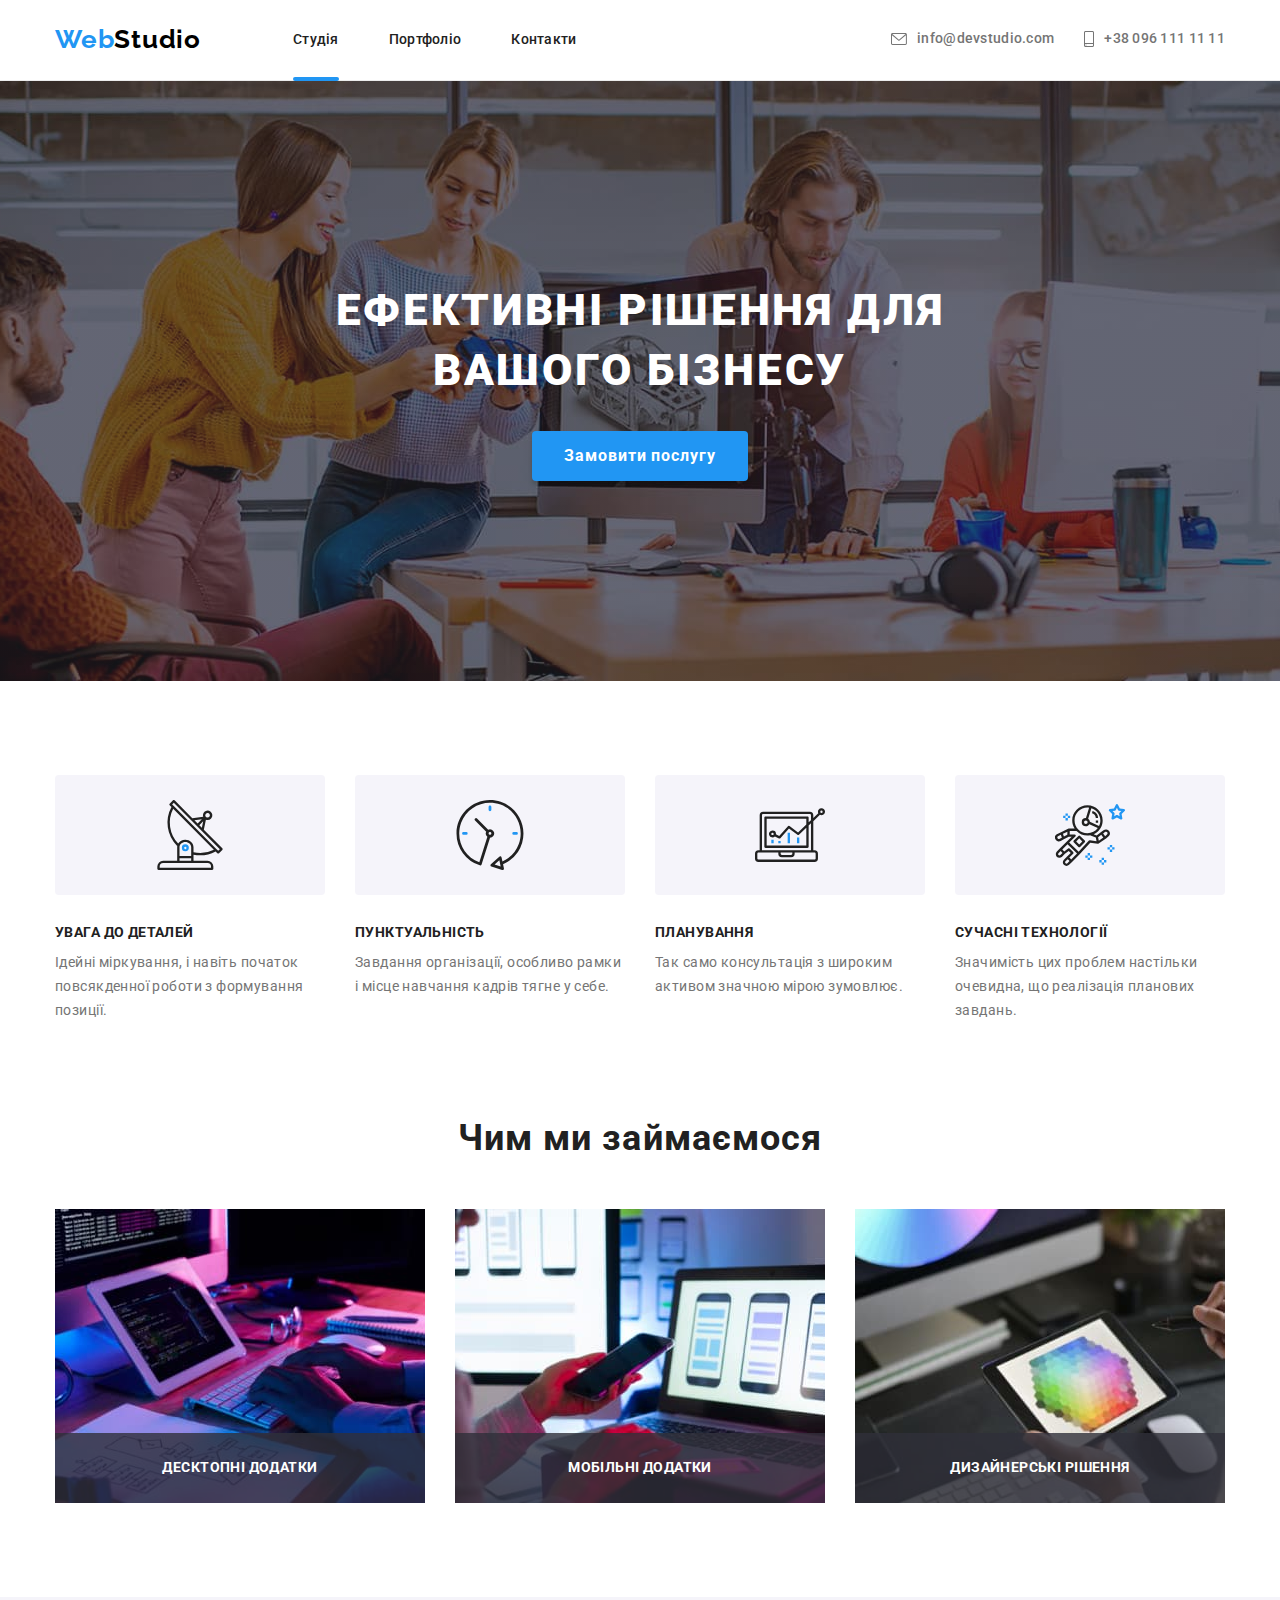
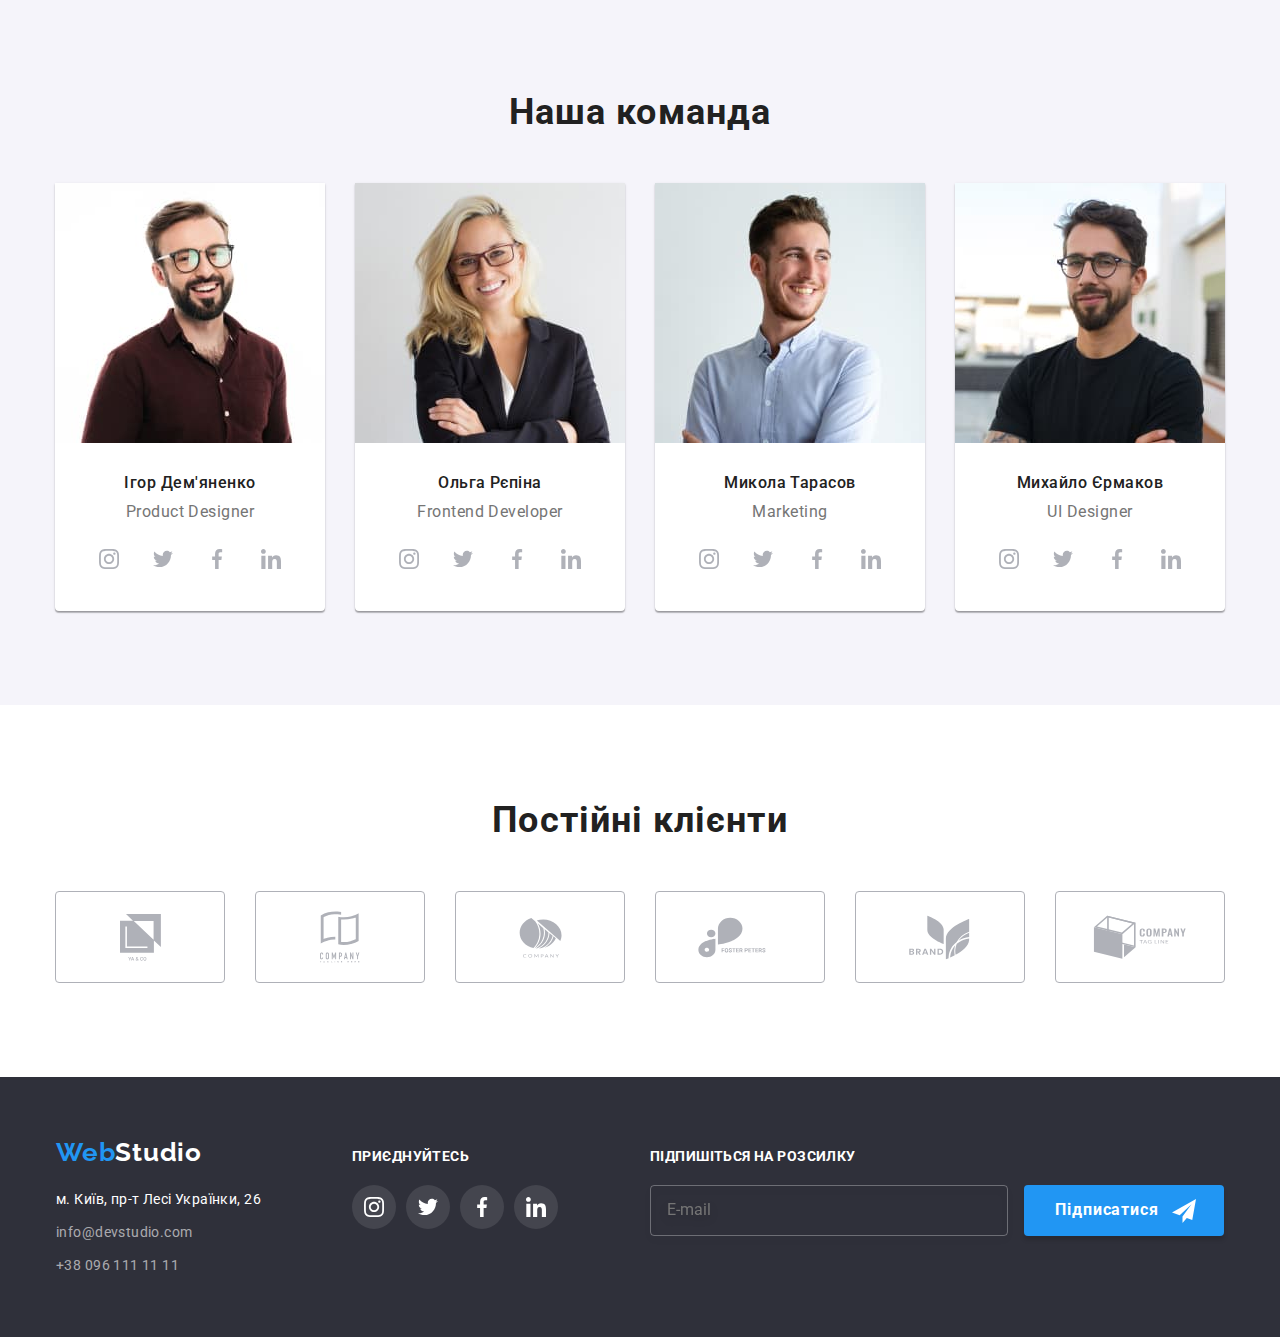
<file: index.html>
<!DOCTYPE html>
<html lang="uk">

<head>
  <meta charset="UTF-8" />
  <meta http-equiv="X-UA-Compatible" content="IE=edge" />
  <meta name="viewport" content="width=device-width, initial-scale=1.0" />
  <title>Web Studio головна</title>
  <link rel="preconnect" href="https://fonts.googleapis.com" />
  <link rel="preconnect" href="https://fonts.gstatic.com" crossorigin />
  <link href="https://fonts.googleapis.com/css2?family=Raleway:wght@700&family=Roboto:wght@400;500;700;900&display=swap"
    rel="stylesheet" />

  <link rel="stylesheet"
    href="https://cdnjs.cloudflare.com/ajax/libs/modern-normalize/1.1.0/modern-normalize.min.css" />

  <link rel="stylesheet" href="./css/main.min.css">
</head>

<body class="body ">
  <!-- Шапка сайту -->
  <header class="header">
    <div class="container header__container">
      <div class="nav-container">
        <nav class="navigation">
          <a class="logo navigation__logo link" href="">Web<span>Studio</span></a>

          <ul class="menu list">
            <li class="meny__item current-page">
              <a class="menu__link link" href="">Студія</a>
            </li>
            <li class="meny__item">
              <a class="menu__link link" href="./portfolio.html">Портфоліо</a>
            </li>
            <li class="meny__item">
              <a class="menu__link link" href="">Контакти</a>
            </li>
          </ul>
        </nav>
      </div>

      <div class="connect header__connect">
        <a class="connect__link link" href="mailto:info@devstudio.com">
          <svg class="icon connect__icon connect-mail__icon" width="14px" height="10px">
            <use href="./images/symbol-defs.svg#icon-envelope"></use>
          </svg>
          info@devstudio.com</a>
        <a class="connect__link link" href="tel:+380961111111">
          <svg class="icon connect__icon connect-phone__icon " width="10px" height="14px">
            <use href="./images/symbol-defs.svg#icon-smartphone"></use>
          </svg>
          +38 096 111 11 11 </a>
      </div>
      <button type="button" class="menu-open-btn" data-menu-open>
        <svg class="menu-open-icon" width="40" height="40">
          <use href="./images/symbol-defs.svg#icon-open"></use>
        </svg>
      </button>
    </div>

    <div class="mob-menu is-hidden" data-menu>
      <div class="container">
        <div class="mob-menu-top">
          <button type="button" class="menu-close-btn" data-menu-close>
            <svg class="menu-close-icon" width="40" height="40">
              <use href="./images/symbol-defs.svg#icon-close"></use>
            </svg>
          </button>
          <ul class="mob-menu__list list">
            <li class="mob-menu__item">
              <a class="mob-menu__link link" href="./index.html">Студія</a>
            </li>
            <li class="mob-menu__item">
              <a class="mob-menu__link link" href="./portfolio.html">Портфоліо</a>
            </li>
            <li class="mob-menu__item">
              <a class="mob-menu__link link" href="">Контакти</a>
            </li>
          </ul>
        </div>

        <div class="mob-menu-bottom">
          <div class="mob-connect">
            <ul class="mob-connect-list list">
              <li class="mob-connect-item"><a class="mob-connect__link link" href="tel:+380961111111">
                  +38 096 111 11 11</a>
              </li>
              <li class="mob-connect-item"><a class="mob-connect__link link" href="mailto:info@devstudio.com">
                  info@devstudio.com</a>
              </li>
            </ul>
          </div>

          <div class="mob-soc-list">
            <ul class="mob-soc-list list">
              <li class="mob-soc-item"><a class="mob-soc-link link" href=""
                  rel="noopener noreferrer nofollow">Instagram</a></li>
              <li class="mob-soc-item"><a class="mob-soc-link link" href=""
                  rel="noopener noreferrer nofollow">Twitter</a>
              </li>
              <li class="mob-soc-item"><a class="mob-soc-link link" href=""
                  rel="noopener noreferrer nofollow">Facebook</a></li>
              <li class="mob-soc-item"><a class="mob-soc-link link" href=""
                  rel="noopener noreferrer nofollow">Linkedin</a></li>
            </ul>
          </div>
        </div>
      </div>
    </div>

  </header>

  <main>
    <!-- Герой -->
    <section class="hero">
      <div class="container">
        <h1 class="hero__title">Ефективні рішення для вашого бізнесу</h1>
        <button class="hero__btn btn--light" type="button" data-modal-open>
          Замовити послугу
        </button>
      </div>
    </section>

    <section class="benefits section">
      <div class="container">
        <h2 class="visually-hidden">Переваги</h2>

        <ul class="description-list list">
          <li class="description-list__item">
            <h3 class="description-list__title">УВАГА ДО ДЕТАЛЕЙ</h3>
            <p class="description-list__text">
              Ідейні міркування, і навіть початок повсякденної роботи з
              формування позиції.
            </p>
          </li>
          <li class="description-list__item">
            <h3 class="description-list__title">ПУНКТУАЛЬНІСТЬ</h3>
            <p class="description-list__text">
              Завдання організації, особливо рамки і місце навчання кадрів
              тягне у себе.
            </p>
          </li>
          <li class="description-list__item">
            <h3 class="description-list__title">ПЛАНУВАННЯ</h3>
            <p class="description-list__text">
              Так само консультація з широким активом значною мірою зумовлює.
            </p>
          </li>
          <li class="description-list__item">
            <h3 class="description-list__title">СУЧАСНІ ТЕХНОЛОГІЇ</h3>
            <p class="description-list__text">
              Значимість цих проблем настільки очевидна, що реалізація
              планових завдань.
            </p>
          </li>
        </ul>
      </div>
    </section>

    <section class="activity">
      <div class="container">
        <h2 class="activity__title">Чим ми займаємося</h2>
        <ul class="activity-list list">
          <li class="activity-list__item">
            <p class="activity-list__text">Десктопні додатки</p>
            <img srcset="./images/prints.jpg 1x, ./images/prints-2x.jpg 2x" src="./images/prints.jpg" alt="пише код"
              width="370" height="294" />
          </li>
          <li class="activity-list__item">
            <p class="activity-list__text">Мобільні додатки</p>
            <img srcset="./images/phone.jpg 1x, ./images/phone-2x.jpg 2x" src="./images/phone.jpg"
              alt="тримає телефон в руці" width="370" height="294" />
          </li>
          <li class="activity-list__item">
            <p class="activity-list__text">Дизайнерські рішення</p>
            <img srcset="./images/tablet.jpg 1x, ./images/tablet-2x.jpg 2x" src="./images/tablet.jpg"
              alt="тримає планшет в руці" width="370" height="294" />
          </li>
        </ul>
      </div>
    </section>

    <section class="team section">
      <div class="container">
        <h2 class="team-title">Наша команда</h2>

        <ul class="team-list list">
          <li class="team-item">
            <picture>
              <source srcset="./images/igordemyanenko.jpg 1x, ./images/igordemyanenko-2x.jpg 2x"
                media="(min-width: 1200px)">
              <source srcset="./images/igordemyanenko-tablet.jpg 1x, ./images/igordemyanenko-tablet-2x.jpg 2x"
                media="(min-width: 768px)">
              <source srcset="./images/igordemyanenko-mob.jpg 1x, ./images/igordemyanenko-mob-2x.jpg 2x"
                media="(max-width: 767px)">
              <img src="./images/igordemyanenko.jpg" alt="Ігор Дем'яненко" width="270" height="260" />
            </picture>

            <div class="team-item-content">
              <h3 class="team-item-title">Ігор Дем'яненко</h3>
              <p class="team-item-text">Product Designer</p>
              <ul class="team-soc-list list">
                <li class="team-soc-item">
                  <a href="" class="team-soc-link">
                    <svg class="team-soc-icon" width="20" height="20">
                      <use href="./images/symbol-defs.svg#icon-instagram"></use>
                    </svg>
                  </a>
                </li>
                <li class="team-soc-item">
                  <a href="" class="team-soc-link">
                    <svg class="team-soc-icon" width="20" height="20">
                      <use href="./images/symbol-defs.svg#icon-twitter"></use>
                    </svg>
                  </a>
                </li>
                <li class="team-soc-item">
                  <a href="" class="team-soc-link">
                    <svg class="team-soc-icon" width="20" height="20">
                      <use href="./images/symbol-defs.svg#icon-facebook"></use>
                    </svg>
                  </a>
                </li>
                <li class="team-soc-item">
                  <a href="" class="team-soc-link">
                    <svg class="team-soc-icon" width="20" height="20">
                      <use href="./images/symbol-defs.svg#icon-linkedin"></use>
                    </svg>
                  </a>
                </li>
              </ul>
            </div>
          </li>
          <li class="team-item">
            <picture>
              <source srcset="./images/olgarepina.jpg 1x, ./images/olgarepina-2x.jpg 2x" media="(min-width: 1200px)">
              <source srcset="./images/olgarepina-tablet.jpg 1x, ./images/olgarepina-tablet-2x.jpg 2x"
                media="(min-width: 768px)">
              <source srcset="./images/olgarepina-mob.jpg 1x, ./images/olgarepina-mob-2x.jpg 2x"
                media="(max-width: 767px)">
              <img src="./images/olgarepina.jpg" alt="Ольга Рєпіна" width="270" height="260" />
            </picture>

            <div class="team-item-content">
              <h3 class="team-item-title">Ольга Рєпіна</h3>
              <p class="team-item-text">Frontend Developer</p>
              <ul class="team-soc-list list">
                <li class="team-soc-item">
                  <a href="" class="team-soc-link">
                    <svg class="team-soc-icon" width="20" height="20">
                      <use href="./images/symbol-defs.svg#icon-instagram"></use>
                    </svg>
                  </a>
                </li>
                <li class="team-soc-item">
                  <a href="" class="team-soc-link">
                    <svg class="team-soc-icon" width="20" height="20">
                      <use href="./images/symbol-defs.svg#icon-twitter"></use>
                    </svg>
                  </a>
                </li>
                <li class="team-soc-item">
                  <a href="" class="team-soc-link">
                    <svg class="team-soc-icon" width="20" height="20">
                      <use href="./images/symbol-defs.svg#icon-facebook"></use>
                    </svg>
                  </a>
                </li>
                <li class="team-soc-item">
                  <a href="" class="team-soc-link">
                    <svg class="team-soc-icon" width="20" height="20">
                      <use href="./images/symbol-defs.svg#icon-linkedin"></use>
                    </svg>
                  </a>
                </li>
              </ul>
            </div>
          </li>
          <li class="team-item">
            <picture>
              <source srcset="./images/mykolatarasov.jpg 1x, ./images/mykolatarasov-2x.jpg 2x"
                media="(min-width: 1200px)">
              <source srcset="./images/mykolatarasov-tablet.jpg 1x, ./images/mykolatarasov-tablet-2x.jpg 2x"
                media="(min-width: 768px)">
              <source srcset="./images/mykolatarasov-mob.jpg 1x, ./images/mykolatarasov-mob-2x.jpg 2x"
                media="(max-width: 767px)">
              <img src="./images/mykolatarasov.jpg" alt="Микола Тарасов" width="270" height="260" />
            </picture>

            <div class="team-item-content">
              <h3 class="team-item-title">Микола Тарасов</h3>
              <p class="team-item-text">Marketing</p>
              <ul class="team-soc-list list">
                <li class="team-soc-item">
                  <a href="" class="team-soc-link">
                    <svg class="team-soc-icon" width="20" height="20">
                      <use href="./images/symbol-defs.svg#icon-instagram"></use>
                    </svg>
                  </a>
                </li>
                <li class="team-soc-item">
                  <a href="" class="team-soc-link">
                    <svg class="team-soc-icon" width="20" height="20">
                      <use href="./images/symbol-defs.svg#icon-twitter"></use>
                    </svg>
                  </a>
                </li>
                <li class="team-soc-item">
                  <a href="" class="team-soc-link">
                    <svg class="team-soc-icon" width="20" height="20">
                      <use href="./images/symbol-defs.svg#icon-facebook"></use>
                    </svg>
                  </a>
                </li>
                <li class="team-soc-item">
                  <a href="" class="team-soc-link">
                    <svg class="team-soc-icon" width="20" height="20">
                      <use href="./images/symbol-defs.svg#icon-linkedin"></use>
                    </svg>
                  </a>
                </li>
              </ul>
            </div>
          </li>
          <li class="team-item">
            <picture>
              <source srcset="./images/myhayloyermakov.jpg 1x, ./images/myhayloyermakov-2x.jpg 2x"
                media="(min-width: 1200px)">
              <source srcset="./images/myhayloyermakov-tablet.jpg 1x, ./images/myhayloyermakov-tablet-2x.jpg 2x"
                media="(min-width: 768px)">
              <source srcset="./images/myhayloyermakov-mob.jpg 1x, ./images/myhayloyermakov-mob-2x.jpg 2x"
                media="(max-width: 767px)">
              <img src="./images/myhayloyermakov.jpg" alt="Михайло Єрмаков" width="270" height="260" />
            </picture>

            <div class="team-item-content">
              <h3 class="team-item-title">Михайло Єрмаков</h3>
              <p class="team-item-text">UI Designer</p>
              <ul class="team-soc-list list">
                <li class="team-soc-item">
                  <a href="" class="team-soc-link">
                    <svg class="team-soc-icon" width="20" height="20">
                      <use href="./images/symbol-defs.svg#icon-instagram"></use>
                    </svg>
                  </a>
                </li>
                <li class="team-soc-item">
                  <a href="" class="team-soc-link">
                    <svg class="team-soc-icon" width="20" height="20">
                      <use href="./images/symbol-defs.svg#icon-twitter"></use>
                    </svg>
                  </a>
                </li>
                <li class="team-soc-item">
                  <a href="" class="team-soc-link">
                    <svg class="team-soc-icon" width="20" height="20">
                      <use href="./images/symbol-defs.svg#icon-facebook"></use>
                    </svg>
                  </a>
                </li>
                <li class="team-soc-item">
                  <a href="" class="team-soc-link">
                    <svg class="team-soc-icon" width="20" height="20">
                      <use href="./images/symbol-defs.svg#icon-linkedin"></use>
                    </svg>
                  </a>
                </li>
              </ul>
            </div>
          </li>
        </ul>
      </div>
    </section>

    <section class="regular-customers section">
      <div class="container">
        <h2 class="regular-customers-title">Постійні клієнти</h2>
        <ul class="regular-customers-list list">
          <li class="regular-customers-item">
            <a href="" class="regular-customers-link">
              <svg class="regular-customers-icon" width="41" height="47">
                <use href="./images/symbol-defs.svg#icon-ya-and-co"></use>
              </svg>
            </a>
          </li>
          <li class="regular-customers-item">
            <a href="" class="regular-customers-link">
              <svg class="regular-customers-icon" width="40" height="52">
                <use href="./images/symbol-defs.svg#icon-company-tagline-here"></use>
              </svg>
            </a>
          </li>
          <li class="regular-customers-item">
            <a href="" class="regular-customers-link">
              <svg class="regular-customers-icon" width="43" height="41">
                <use href="./images/symbol-defs.svg#icon-company"></use>
              </svg>
            </a>
          </li>
          <li class="regular-customers-item">
            <a href="" class="regular-customers-link">
              <svg class="regular-customers-icon" width="84" height="41">
                <use href="./images/symbol-defs.svg#icon-foster-peters"></use>
              </svg>
            </a>
          </li>
          <li class="regular-customers-item">
            <a href="" class="regular-customers-link">
              <svg class="regular-customers-icon" width="63" height="45">
                <use href="./images/symbol-defs.svg#icon-brand"></use>
              </svg>
            </a>
          </li>
          <li class="regular-customers-item">
            <a href="" class="regular-customers-link">
              <svg class="regular-customers-icon" width="94" height="44">
                <use href="./images/symbol-defs.svg#icon-company-tag-line"></use>
              </svg>
            </a>
          </li>
        </ul>
      </div>
    </section>
  </main>

  <footer class="footer">
    <div class="container footer-container">
      <div class="footer-connection">
        <div class="footer-address-content">
          <a class="footer-logo link" href="">Web<span>Studio</span></a>

          <address class="footer-address">
            <ul class="footer-list list">
              <li class="footer-item">
                <a class="footer-address-link link"
                  href="https://www.google.com/maps/place/%D0%B1%D1%83%D0%BB.+%D0%9B%D0%B5%D1%81%D0%B8+%D0%A3%D0%BA%D1%80%D0%B0%D0%B8%D0%BD%D0%BA%D0%B8,+26,+%D0%9A%D0%B8%D0%B5%D0%B2,+02000"
                  target="_blank" rel="noopener noreferrer nofollow">м. Київ, пр-т Лесі Українки, 26</a>
              </li>
              <li class="footer-mail">
                <a class="footer-mail-link link" href="mailto:info@devstudio.com">info@devstudio.com</a>
              </li>
              <li class="footer-tel">
                <a class="footer-tel-link link" href="tel:+380961111111">+38 096 111 11 11</a>
              </li>
            </ul>
          </address>
        </div>

        <div class="invitation">
          <h2 class="invitation-title">Приєднуйтесь</h2>
          <ul class="invitation-list list">
            <li class="invitation-item">
              <a href="" class="invitation-link">
                <svg class="invitation-icon" whidth="20" height="20">
                  <use href="./images/symbol-defs.svg#icon-instagram"></use>
                </svg>
              </a>
            </li>
            <li class="invitation-item">
              <a href="" class="invitation-link">
                <svg class="invitation-icon" whidth="20" height="20">
                  <use href="./images/symbol-defs.svg#icon-twitter"></use>
                </svg>
              </a>
            </li>
            <li class="invitation-item">
              <a href="" class="invitation-link">
                <svg class="invitation-icon" whidth="20" height="20">
                  <use href="./images/symbol-defs.svg#icon-facebook"></use>
                </svg>
              </a>
            </li>
            <li class="invitation-item">
              <a href="" class="invitation-link">
                <svg class="invitation-icon" whidth="20" height="20">
                  <use href="./images/symbol-defs.svg#icon-linkedin"></use>
                </svg>
              </a>
            </li>
          </ul>
        </div>
      </div>

      <div class="mailing">
        <form>
          <div class="mailing-field">
            <label for="email" class="mailing-label">Підпишіться на розсилку</label>
            <div class="mailing-input-wrap">
              <input type="email" class="mailing-input" id="email" placeholder="E-mail" required>
              <button type="submit" class="mailing-btn btn--light">Підписатися
                <svg class="mailing-icon" width="24" height="24">
                  <use href="./images/symbol-defs.svg#icon-send"></use>
                </svg>
              </button>
            </div>
          </div>
        </form>
      </div>
    </div>

  </footer>

  <div class="backdrop is-hidden" data-modal>
    <div class="modal">
      <button type="button" class="dagger-btn" data-modal-close>
        <svg class="dagger-icon" width="18" height="18">
          <use href="./images/symbol-defs.svg#icon-close-black"></use>
        </svg>
      </button>
      <p class="modal-title">Залиште свої дані, ми вам передзвонимо</p>
      <form class="modal-form">
        <div class="modal-field">
          <label class="modal-label">
            <span class="modal-label-text">Ім'я</span>
            <span class="input-wrap">
              <input type="name" name="name" class="modal-input" placeholder=" " required>
              <svg class="modal-input-icon" width="18" height="18">
                <use href="./images/symbol-defs.svg#icon-person"></use>
              </svg>
            </span>
          </label>
        </div>


        <div class="modal-field">
          <label for="tel" class="modal-label">Телефон</label>
          <div class="input-wrap">
            <input type="tel" name="tel" class="modal-input" placeholder=" " id="tel" required>
            <svg class="modal-input-icon" width="18" height="18">
              <use href="./images/symbol-defs.svg#icon-phone"></use>
            </svg>
          </div>
        </div>

        <div class="modal-field">
          <label for="email" class="modal-label">Пошта</label>
          <div class="input-wrap">
            <input type="email" name="email" class="modal-input" id="email" placeholder=" ">
            <svg class="modal-input-icon" width="18" height="18">
              <use href="./images/symbol-defs.svg#icon-email"></use>
            </svg>
          </div>
        </div>

        <div class="modal-field">
          <label for="text" class="modal-label">Коментар</label>
          <textarea class="modal-comment" name="text" id="text" placeholder="Введіть текст"></textarea>
        </div>

        <div class="modal-check">
          <input type="checkbox" class="input-check visually-hidden" name="privacy" value="true" id="privacy">
          <label for="privacy" class="check-text">
            <span>
              <svg class="check-icon" width="16" height="15">
                <use href="./images/symbol-defs.svg#icon-vector"></use>
              </svg>
            </span>
            <div>Погоджуюся з розсилкою та приймаю <a href="" class="privacy-link">Умови договору</a></div>
          </label>
        </div>


        <button type="submit" class="modal-btn">Відправити</button>
      </form>
    </div>
  </div>

  <script src="./js/modal.js"></script>
  <script src="./js/mobile-menu.js"></script>
</body>

</html>
</file>
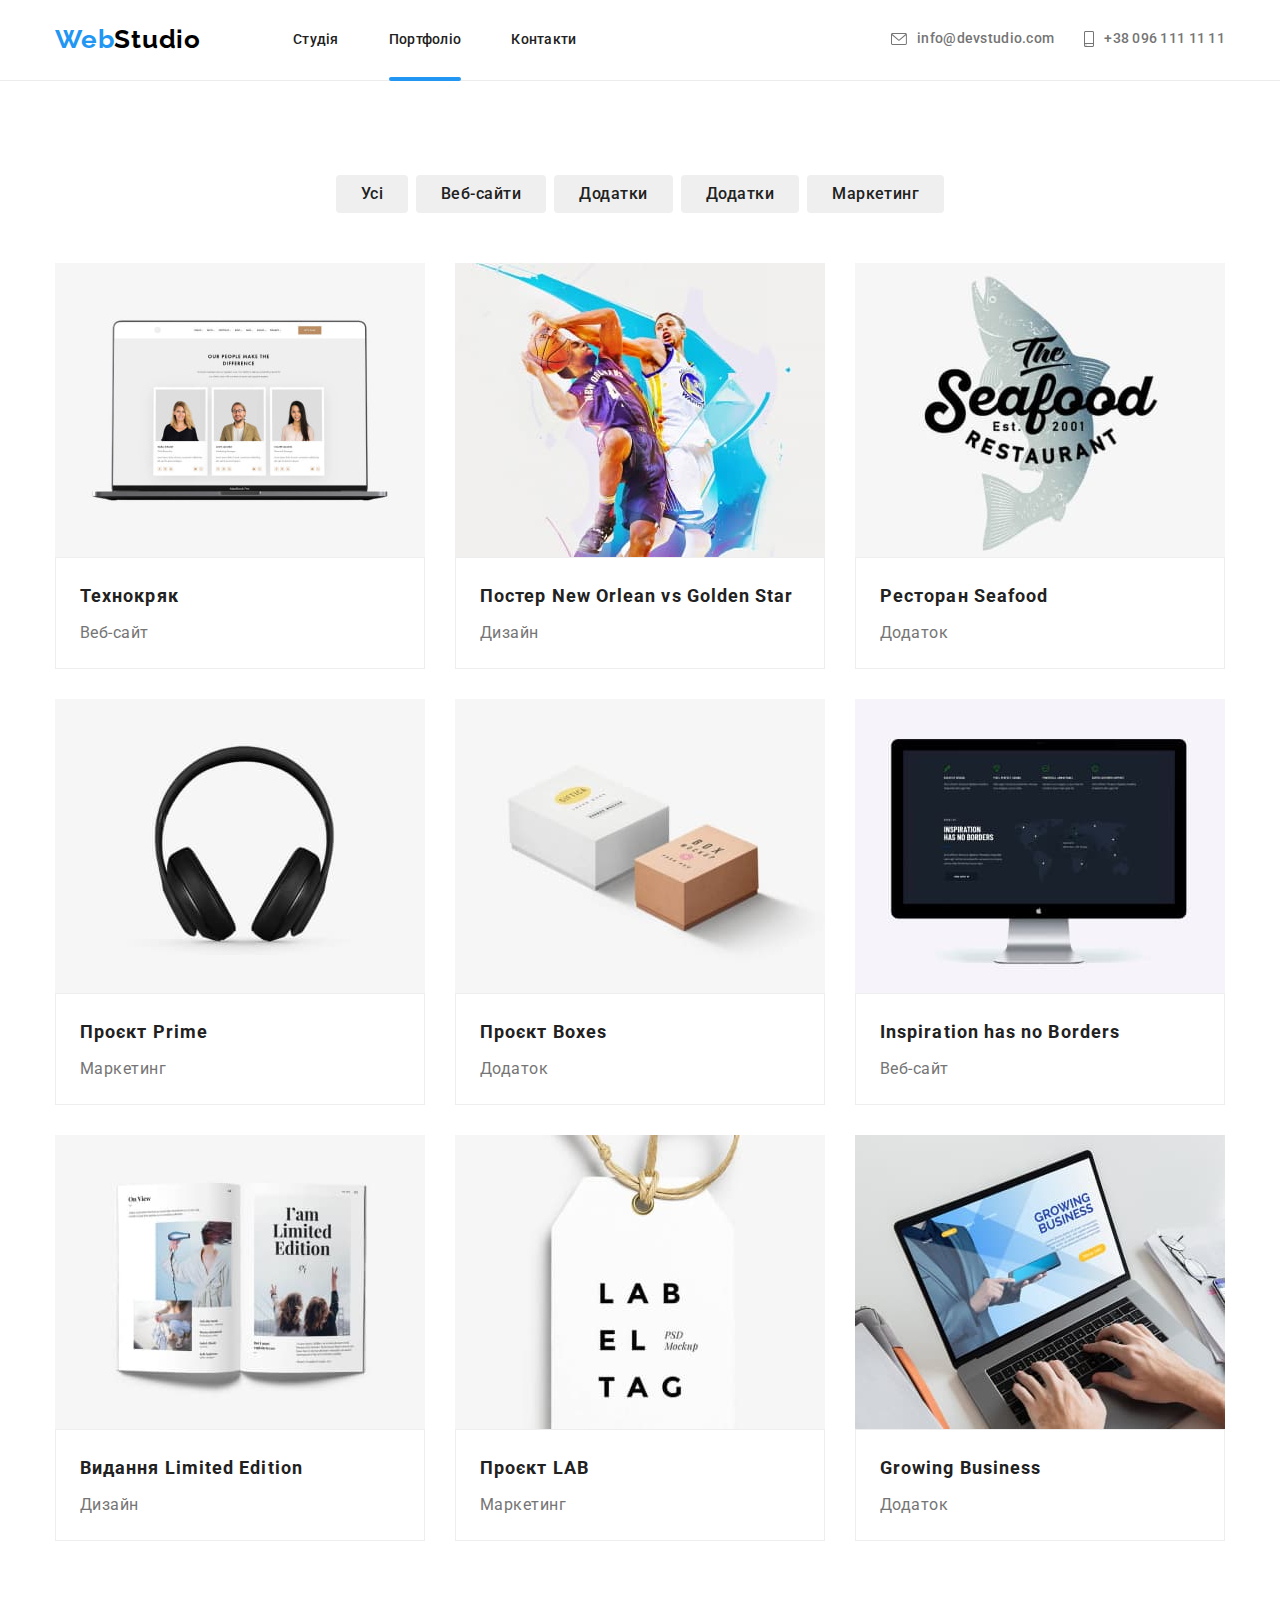
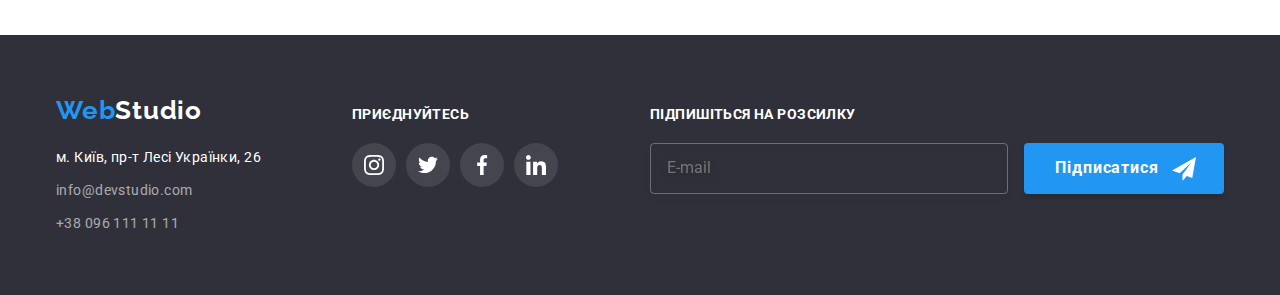
<file: portfolio.html>
<!DOCTYPE html>
<html lang="uk">

<head>
  <meta charset="UTF-8" />
  <meta http-equiv="X-UA-Compatible" content="IE=edge" />
  <meta name="viewport" content="width=device-width, initial-scale=1.0" />
  <title>Web Studio портфоліо</title>
  <link rel="preconnect" href="https://fonts.googleapis.com" />
  <link rel="preconnect" href="https://fonts.gstatic.com" crossorigin />
  <link href="https://fonts.googleapis.com/css2?family=Raleway:wght@700&family=Roboto:wght@400;500;700;900&display=swap"
    rel="stylesheet" />
  <link href="https://cdnjs.cloudflare.com/ajax/libs/modern-normalize/1.1.0/modern-normalize.min.css" />

  <link rel="stylesheet"
    href="https://cdnjs.cloudflare.com/ajax/libs/modern-normalize/1.1.0/modern-normalize.min.css" />

  <link rel="stylesheet" href="./css/main.min.css">
</head>

<body class="body ">
  <!-- Шапка сайту -->
  <header class="header">
    <div class="container header__container">
      <div class="nav-container">
        <nav class="navigation">
          <a class="logo navigation__logo link" href="">Web<span>Studio</span></a>

          <ul class="menu list">
            <li class="meny__item">
              <a class="menu__link link" href="./index.html">Студія</a>
            </li>
            <li class="meny__item current-page">
              <a class="menu__link link" href="./portfolio.html">Портфоліо</a>
            </li>
            <li class="meny__item">
              <a class="menu__link link" href="">Контакти</a>
            </li>
          </ul>
        </nav>
      </div>

      <div class="connect header__connect">
        <a class="connect__link link" href="mailto:info@devstudio.com">
          <svg class="icon connect__icon" width="16px" height="12px">
            <use href="./images/symbol-defs.svg#icon-envelope"></use>
          </svg>
          info@devstudio.com</a>
        <a class="connect__link link" href="tel:+380961111111">
          <svg class="icon connect__icon" width="10px" height="16px">
            <use href="./images/symbol-defs.svg#icon-smartphone"></use>
          </svg>
          +38 096 111 11 11 </a>
      </div>
      <button type="button" class="menu-open-btn" data-menu-open>
        <svg class="menu-open-icon" width="40" height="40">
          <use href="./images/symbol-defs.svg#icon-open"></use>
        </svg>
      </button>
    </div>

    <div class="mob-menu is-hidden" data-menu>
      <div class="container">
        <div class="mob-menu-top">
          <button type="button" class="menu-close-btn" data-menu-close>
            <svg class="menu-close-icon" width="40" height="40">
              <use href="./images/symbol-defs.svg#icon-close"></use>
            </svg>
          </button>
          <ul class="mob-menu__list list">
            <li class="mob-menu__item">
              <a class="mob-menu__link link" href="./index.html">Студія</a>
            </li>
            <li class="mob-menu__item">
              <a class="mob-menu__link link" href="./portfolio.html">Портфоліо</a>
            </li>
            <li class="mob-menu__item">
              <a class="mob-menu__link link" href="">Контакти</a>
            </li>
          </ul>
        </div>

        <div class="mob-menu-bottom">
          <div class="mob-connect">
            <ul class="mob-connect-list list">
              <li class="mob-connect-item"><a class="mob-connect__link link" href="tel:+380961111111">
                  +38 096 111 11 11</a>
              </li>
              <li class="mob-connect-item"><a class="mob-connect__link link" href="mailto:info@devstudio.com">
                  info@devstudio.com</a>
              </li>
            </ul>
          </div>

          <div class="mob-soc-list">
            <ul class="mob-soc-list list">
              <li class="mob-soc-item"><a class="mob-soc-link link" href=""
                  rel="noopener noreferrer nofollow">Instagram</a></li>
              <li class="mob-soc-item"><a class="mob-soc-link link" href=""
                  rel="noopener noreferrer nofollow">Twitter</a>
              </li>
              <li class="mob-soc-item"><a class="mob-soc-link link" href=""
                  rel="noopener noreferrer nofollow">Facebook</a></li>
              <li class="mob-soc-item"><a class="mob-soc-link link" href=""
                  rel="noopener noreferrer nofollow">Linkedin</a></li>
            </ul>
          </div>
        </div>
      </div>
    </div>
  </header>

  <main>
    <section class="portfolio section">
      <div class="container">
        <h2 class="visually-hidden">Фільтри</h2>
        <ul class="portfolio-top-list list">
          <li class="top-portfolio-item">
            <button class="portfolio-button">Усі</button>
          </li>
          <li class="top-portfolio-item">
            <button class="portfolio-button">Веб-сайти</button>
          </li>
          <li class="top-portfolio-item">
            <button class="portfolio-button">Додатки</button>
          </li>
          <li class="top-portfolio-item">
            <button class="portfolio-button">Додатки</button>
          </li>
          <li class="top-portfolio-item">
            <button class="portfolio-button">Маркетинг</button>
          </li>
        </ul>

        <ul class="portfolio-list list">
          <li class="portfolio-item">
            <a class="portfolio-link link" href="">
              <div class="img-box">
                <p class="project-description">Ресурс пропонує комплексні пропозиції з різним рівнем функціоналу та
                  сервісів. Все це дозволить відвідувачу
                  отримати
                  вичерпні відомості про компанію чи приватну особу.</p>
                <picture>
                  <source srcset="./images/images.portfolio/laptopp.jpg 1x, ./images/images.portfolio/laptopp-2x.jpg 2x"
                    media="(min-width: 1200px)">
                    <source
                      srcset="./images/images.portfolio/laptopp-tablet.jpg 1x, ./images/images.portfolio/laptopp-tablet-2x.jpg 2x"
                      media="(min-width: 768px)">
                    <source srcset="./images/images.portfolio/laptopp-mob.jpg 1x, ./images/images.portfolio/laptopp-mob-2x.jpg 2x"
                      media="(max-width: 767px)">
                  <img class="portfolio-photo" src="./images/images.portfolio/laptopp.jpg" alt="ноутбук" width="370"
                    height="294" />
                </picture>

              </div>

              <div class="portfolio-content">
                <h3 class="portfolio-title">Технокряк</h3>
                <p class="portfolio-text">Веб-сайт</p>
              </div>
            </a>
          </li>

          <li class="portfolio-item">
            <a class="portfolio-link link" href="">
              <div class="img-box">
                <p class="project-description">Lorem ipsum dolor sit amet, consectetur adipisicing elit. Nihil, cumque
                  laudantium? Consectetur officiis placeat repellendus nisi, sit natus fugiat inventore quo maxime velit
                  officia, assumenda minima praesentium earum incidunt? Exercitationem.</p>
                <picture>
                  <source
                    srcset="./images/images.portfolio/basketball.jpg 1x, ./images/images.portfolio/basketball-2x.jpg 2x"
                    media="(min-width: 1200px)">
                  <source
                   srcset="./images/images.portfolio/basketball-tablet.jpg 1x, ./images/images.portfolio/basketball-tablet-2x.jpg 2x"
                    media="(min-width: 768px)">
                  <source
                     srcset="./images/images.portfolio/basketball-mob.jpg 1x, ./images/images.portfolio/basketball-mob-2x.jpg 2x"
                    media="(max-width: 767px)">
                  <img class="portfolio-photo" src="./images/images.portfolio/basketball.jpg" alt="баскетболісти"
                    width="370" height="294" />
                </picture>

              </div>

              <div class="portfolio-content">
                <h3 class="portfolio-title">
                  Постер New Orlean vs Golden Star
                </h3>
                <p class="portfolio-text">Дизайн</p>
              </div>
            </a>
          </li>

          <li class="portfolio-item">
            <a class="portfolio-link link" href="">
              <div class="img-box">
                <p class="project-description">Lorem, ipsum dolor sit amet consectetur adipisicing elit. Adipisci,
                  placeat?</p>
                <picture>
                  <source srcset="./images/images.portfolio/fish.jpg 1x, ./images/images.portfolio/fish-2x.jpg 2x"
                    media="(min-width: 1200px)">
                    <source
                      srcset="./images/images.portfolio/fish-tablet.jpg 1x, ./images/images.portfolio/fish-tablet-2x.jpg 2x"
                      media="(min-width: 768px)">
                    <source srcset="./images/images.portfolio/fish-mob.jpg 1x, ./images/images.portfolio/fish-mob-2x.jpg 2x"
                      media="(max-width: 767px)">
                  <img class="portfolio-photo" src="./images/images.portfolio/fish.jpg" alt="риба" width="370"
                    height="294" />
                </picture>
              </div>
              <div class="portfolio-content">
                <h3 class="portfolio-title">Ресторан Seafood</h3>
                <p class="portfolio-text">Додаток</p>
              </div>
            </a>
          </li>

          <li class="portfolio-item">
            <a class="portfolio-link link" href="">
              <div class="img-box">
                <p class="project-description">Ресурс пропонує комплексні пропозиції з різним рівнем функціоналу та
                  сервісів. Все це дозволить відвідувачу
                  отримати
                  вичерпні відомості про компанію чи приватну особу.</p>
                <picture>
                  <source
                    srcset="./images/images.portfolio/headphone.jpg 1x, ./images/images.portfolio/headphone-2x.jpg 2x"
                    media="(min-width: 1200px)">
                    <source
                      srcset="./images/images.portfolio/headphone-tablet.jpg 1x, ./images/images.portfolio/headphone-tablet-2x.jpg 2x"
                      media="(min-width: 768px)">
                    <source srcset="./images/images.portfolio/headphone-mob.jpg 1x, ./images/images.portfolio/headphone-mob-2x.jpg 2x"
                      media="(max-width: 767px)">
                  <img class="portfolio-photo" src="./images/images.portfolio/headphone.jpg" alt="навушники" width="370"
                    height="294" />
                </picture>

              </div>
              <div class="portfolio-content">
                <h3 class="portfolio-title">Проєкт Prime</h3>
                <p class="portfolio-text">Маркетинг</p>
              </div>
            </a>
          </li>

          <li class="portfolio-item">
            <a class="portfolio-link link" href="">
              <div class="img-box">
                <p class="project-description">Ресурс пропонує комплексні пропозиції з різним рівнем функціоналу та
                  сервісів. Все це дозволить відвідувачу
                  отримати
                  вичерпні відомості про компанію чи приватну особу.</p>
                <picture>
                  <source srcset="./images/images.portfolio/boxes.jpg 1x, ./images/images.portfolio/boxes-2x.jpg 2x"
                    media="(min-width: 1200px)">
                    <source
                      srcset="./images/images.portfolio/boxes-tablet.jpg 1x, ./images/images.portfolio/boxes-tablet-2x.jpg 2x"
                      media="(min-width: 768px)">
                    <source srcset="./images/images.portfolio/boxes-mob.jpg 1x, ./images/images.portfolio/boxes-mob-2x.jpg 2x"
                      media="(max-width: 767px)">
                  <img class="portfolio-photo" src="./images/images.portfolio/boxes.jpg" alt="коробки" width="370"
                    height="294" />
                </picture>

              </div>
              <div class="portfolio-content">
                <h3 class="portfolio-title">Проєкт Boxes</h3>
                <p class="portfolio-text">Додаток</p>
              </div>
            </a>
          </li>

          <li class="portfolio-item">
            <a class="portfolio-link link" href="">
              <div class="img-box">
                <p class="project-description">Ресурс пропонує комплексні пропозиції з різним рівнем функціоналу та
                  сервісів. Все це дозволить відвідувачу
                  отримати
                  вичерпні відомості про компанію чи приватну особу.</p>
                <picture>
                  <source
                    srcset="./images/images.portfolio/computer.jpg 1x, ./images/images.portfolio/computer-2x.jpg 2x"
                    media="(min-width: 1200px)">
                    <source
                      srcset="./images/images.portfolio/computer-tablet.jpg 1x, ./images/images.portfolio/computer-tablet-2x.jpg 2x"
                      media="(min-width: 768px)">
                    <source srcset="./images/images.portfolio/computer-mob.jpg 1x, ./images/images.portfolio/computer-mob-2x.jpg 2x"
                      media="(max-width: 767px)">
                  <img class="portfolio-photo" src="./images/images.portfolio/computer.jpg" alt="компютер" width="370"
                    height="294" />
                </picture>

              </div>
              <div class="portfolio-content">
                <h3 class="portfolio-title">Inspiration has no Borders</h3>
                <p class="portfolio-text">Веб-сайт</p>
              </div>
            </a>
          </li>

          <li class="portfolio-item">
            <a class="portfolio-link link" href="">
              <div class="img-box">
                <p class="project-description">Ресурс пропонує комплексні пропозиції з різним рівнем функціоналу та
                  сервісів. Все це дозволить відвідувачу
                  отримати
                  вичерпні відомості про компанію чи приватну особу.</p>
                <picture>
                  <source srcset="./images/images.portfolio/book.jpg 1x, ./images/images.portfolio/book-2x.jpg 2x"
                    media="(min-width: 1200px)">
                    <source
                      srcset="./images/images.portfolio/book-tablet.jpg 1x, ./images/images.portfolio/book-tablet-2x.jpg 2x"
                      media="(min-width: 768px)">
                    <source srcset="./images/images.portfolio/book-mob.jpg 1x, ./images/images.portfolio/book-mob-2x.jpg 2x"
                      media="(max-width: 767px)">
                  <img class="portfolio-photo" src="./images/images.portfolio/book.jpg" alt="книжка" width="370"
                    height="294" />
                </picture>

              </div>
              <div class="portfolio-content">
                <h3 class="portfolio-title">Видання Limited Edition</h3>
                <p class="portfolio-text">Дизайн</p>
              </div>
            </a>
          </li>

          <li class="portfolio-item">
            <a class="portfolio-link link" href="">
              <div class="img-box">
                <p class="project-description">Ресурс пропонує комплексні пропозиції з різним рівнем функціоналу та
                  сервісів. Все це дозволить відвідувачу
                  отримати
                  вичерпні відомості про компанію чи приватну особу.</p>
                <picture>
                  <source srcset="./images/images.portfolio/label.jpg 1x, ./images/images.portfolio/label-2x.jpg 2x"
                    media="(min-width: 1200px)">
                    <source
                      srcset="./images/images.portfolio/label-tablet.jpg 1x, ./images/images.portfolio/label-tablet-2x.jpg 2x"
                      media="(min-width: 768px)">
                    <source srcset="./images/images.portfolio/label-mob.jpg 1x, ./images/images.portfolio/label-mob-2x.jpg 2x"
                      media="(max-width: 767px)">
                  <img class="portfolio-photo" src="./images/images.portfolio/label.jpg" alt="етикетка" width="370"
                    height="294" />
                </picture>

              </div>
              <div class="portfolio-content">
                <h3 class="portfolio-title">Проєкт LAB</h3>
                <p class="portfolio-text">Маркетинг</p>
              </div>
            </a>
          </li>

          <li class="portfolio-item">
            <a class="portfolio-link link" href="">
              <div class="img-box">
                <p class="project-description">Ресурс пропонує комплексні пропозиції з різним рівнем функціоналу та
                  сервісів. Все це дозволить відвідувачу
                  отримати
                  вичерпні відомості про компанію чи приватну особу.</p>
                <picture>
                  <source srcset="./images/images.portfolio/laptop.jpg 1x, ./images/images.portfolio/laptop-2x.jpg 2x"
                    media="(min-width: 1200px)">
                    <source
                      srcset="./images/images.portfolio/laptop-tablet.jpg 1x, ./images/images.portfolio/laptop-tablet-2x.jpg 2x"
                      media="(min-width: 768px)">
                    <source srcset="./images/images.portfolio/laptop-mob.jpg 1x, ./images/images.portfolio/laptop-mob-2x.jpg 2x"
                      media="(max-width: 767px)">
                  <img class="portfolio-photo" src="./images/images.portfolio/laptop.jpg" alt="ноутбук" width="370"
                    height="294" />
                </picture>

              </div>
              <div class="portfolio-content">
                <h3 class="portfolio-title">Growing Business</h3>
                <p class="portfolio-text">Додаток</p>
              </div>
            </a>
          </li>
        </ul>
      </div>
    </section>
  </main>

  <footer class="footer">
    <div class="container footer-container">
      <div class="footer-connection">
        <div class="footer-address-content">
          <a class="footer-logo link" href="">Web<span>Studio</span></a>

          <address class="footer-address">
            <ul class="footer-list list">
              <li class="footer-item">
                <a class="footer-address-link link"
                  href="https://www.google.com/maps/place/%D0%B1%D1%83%D0%BB.+%D0%9B%D0%B5%D1%81%D0%B8+%D0%A3%D0%BA%D1%80%D0%B0%D0%B8%D0%BD%D0%BA%D0%B8,+26,+%D0%9A%D0%B8%D0%B5%D0%B2,+02000"
                  target="_blank" rel="noopener noreferrer nofollow">м. Київ, пр-т Лесі Українки, 26</a>
              </li>
              <li class="footer-mail">
                <a class="footer-mail-link link" href="mailto:info@devstudio.com">info@devstudio.com</a>
              </li>
              <li class="footer-tel">
                <a class="footer-tel-link link" href="tel:+380961111111">+38 096 111 11 11</a>
              </li>
            </ul>
          </address>
        </div>

        <div class="invitation">
          <h2 class="invitation-title">Приєднуйтесь</h2>
          <ul class="invitation-list list">
            <li class="invitation-item">
              <a href="" class="invitation-link">
                <svg class="invitation-icon" whidth="20" height="20">
                  <use href="./images/symbol-defs.svg#icon-instagram"></use>
                </svg>
              </a>
            </li>
            <li class="invitation-item">
              <a href="" class="invitation-link">
                <svg class="invitation-icon" whidth="20" height="20">
                  <use href="./images/symbol-defs.svg#icon-twitter"></use>
                </svg>
              </a>
            </li>
            <li class="invitation-item">
              <a href="" class="invitation-link">
                <svg class="invitation-icon" whidth="20" height="20">
                  <use href="./images/symbol-defs.svg#icon-facebook"></use>
                </svg>
              </a>
            </li>
            <li class="invitation-item">
              <a href="" class="invitation-link">
                <svg class="invitation-icon" whidth="20" height="20">
                  <use href="./images/symbol-defs.svg#icon-linkedin"></use>
                </svg>
              </a>
            </li>
          </ul>
        </div>
      </div>

      <div class="mailing">
        <form>
          <div class="mailing-field">
            <label for="email" class="mailing-label">Підпишіться на розсилку</label>
            <div class="mailing-input-wrap">
              <input type="email" class="mailing-input" id="email" placeholder="E-mail" required>
              <button type="submit" class="mailing-btn btn--light">Підписатися
                <svg class="mailing-icon" width="24" height="24">
                  <use href="./images/symbol-defs.svg#icon-send"></use>
                </svg>
              </button>
            </div>
          </div>
        </form>
      </div>
    </div>

  </footer>
  <script src="./js/mobile-menu.js"></script>
</body>

</html>
</file>
<file: css/main.min.css>
:root{--title-color: #212121;--item-text-color: #757575;--hover-color: #2196f3;--hover-btn-color: #188CE8;--hover-portfolio-button-color: #ffffff;--text-footer-color: #ffffff;--hero-footer-background-color: #2f303a;--main-btn-color: #ffffff;--team-background-color: #f5f4fa;--team-item-background-color: #ffffff;--web-logo-color: #2196f3;--studio-header-logo-color: #000000;--studio-footer-logo-color: #ffffff;--portfolio-button-color: #212121;--typical-lh: 1.19;--main-font: "Raleway", sans-serif;--icon-color: #afb1b8;--bg-gradient: linear-gradient(rgba(47, 48, 58, 0.4), rgba(47, 48, 58, 0.4))}p,h1,h2,h3,h4,h5,h6{margin:0}ul,ol{margin:0;padding-left:0}img{display:block;min-width:100%;height:auto;width:100%}.project-description,.invitation-link,.footer-container,.regular-customers-link,.team-soc-link,.activity-list__text,.hero__btn,.connect__link,.header__container,.navigation,.modal-btn,.check-text span,.check-text,.dagger-btn{display:flex;align-items:center}.body{font-family:"Roboto",sans-serif;color:#212121;background-color:#fff}.list{list-style:none}.link{text-decoration:none}.no-scroll{overflow:hidden}.visually-hidden{position:absolute;width:1px;height:1px;margin:-1px;border:0;padding:0;white-space:nowrap;-webkit-clip-path:inset(100%);clip-path:inset(100%);clip:rect(0 0 0 0);overflow:hidden}.activity__title,.team-title,.regular-customers-title{margin-bottom:30px;font-weight:700;font-size:36px;line-height:1.17;text-align:center;letter-spacing:.03em;color:var(--title-color)}@media screen and (min-width: 1200px){.activity__title,.team-title,.regular-customers-title{margin-bottom:50px}}.btn--light{color:var(--main-btn-color)}.container{width:100%;padding-left:15px;padding-right:15px;margin:0 auto}@media screen and (min-width: 480px){.container{width:480px}}@media screen and (min-width: 768px){.container{width:768px}}@media screen and (min-width: 1200px){.container{width:1200px}}.section{padding-top:60px;padding-bottom:60px}@media screen and (min-width: 1200px){.section{padding-top:94px;padding-bottom:94px}}.backdrop{position:fixed;top:0;left:0;width:100%;height:100%;background-color:rgba(0,0,0,.2);transition:opacity 250ms cubic-bezier(0.4, 0, 0.2, 1),visibility 250ms cubic-bezier(0.4, 0, 0.2, 1)}.backdrop.is-hidden{opacity:0;visibility:hidden;pointer-events:none}.backdrop.is-hidden .modal{transform:translate(-50%, -50%);opacity:0}.modal{position:absolute;overflow:auto;padding:40px;top:50%;left:50%;transform:translate(-50%, -50%);width:calc(100% - 30px);height:calc(100% - 30px);opacity:1;background:#fff;box-shadow:0px 1px 3px rgba(0,0,0,.12),0px 1px 1px rgba(0,0,0,.14),0px 2px 1px rgba(0,0,0,.2);border-radius:4px;transition:opacity 250ms cubic-bezier(0.4, 0, 0.2, 1),transform 250ms cubic-bezier(0.4, 0, 0.2, 1)}@media screen and (min-width: 480px){.modal{width:450px}}@media screen and (min-height: 660px){.modal{height:auto}}@media screen and (min-width: 1200px){.modal{width:528px}}.dagger-btn{position:absolute;justify-content:center;padding:0;width:30px;height:30px;top:8px;right:8px;background-color:#fff;border:1px solid rgba(0,0,0,.1);border-radius:50%;cursor:pointer;fill:#000;transition:fill 250ms cubic-bezier(0.4, 0, 0.2, 1)}.dagger-btn:hover,.dagger-btn:focus{fill:var(--hover-color)}.modal-title{font-weight:700;font-size:20px;line-height:1.5;text-align:center;letter-spacing:.03em;color:#212121}@media screen and (min-width: 1200px){.modal-title{line-height:1.15}}.modal-form{margin-top:12px}.modal-field{margin-bottom:10px}.modal-label,.modal-label-text{display:block;padding-bottom:4px;font-size:12px;line-height:1.17;letter-spacing:.01em;color:#757575}.modal-input{padding-left:42px;width:100%;height:40px;border:1px solid rgba(33,33,33,.2);border-radius:4px;outline:rgba(0,0,0,0);transition:border 250ms cubic-bezier(0.4, 0, 0.2, 1)}.modal-input:focus{border:1px solid var(--hover-color)}.input-wrap{position:relative}.modal-input-icon{position:absolute;top:50%;transform:translateY(-50%);left:12px;transition:fill 250ms cubic-bezier(0.4, 0, 0.2, 1)}.modal-input:focus+.modal-input-icon{fill:var(--hover-color)}.modal-comment{padding:12px 16px;width:100%;height:120px;border:1px solid rgba(33,33,33,.2);border-radius:4px;resize:none;outline:rgba(0,0,0,0);transition:border 250ms cubic-bezier(0.4, 0, 0.2, 1)}.modal-comment:focus{border:1px solid var(--hover-color)}.modal-comment::-moz-placeholder{font-size:12px;line-height:14px;letter-spacing:.01em;color:rgba(117,117,117,.5)}.modal-comment:-ms-input-placeholder{font-size:12px;line-height:14px;letter-spacing:.01em;color:rgba(117,117,117,.5)}.modal-comment::placeholder{font-size:12px;line-height:14px;letter-spacing:.01em;color:rgba(117,117,117,.5)}.modal-check{margin-top:20px;margin-bottom:30px}.check-text{letter-spacing:.03em;font-size:12px;line-height:1.17;color:#757575}@media screen and (min-width: 1200px){.check-text{font-size:14px;line-height:1.7}}.check-text span{width:16px;height:15px;border:2px solid #212121;border-radius:5px;margin-right:8px;justify-content:center;fill:rgba(0,0,0,0);transition:background-color 250ms cubic-bezier(0.4, 0, 0.2, 1),border-color 250ms cubic-bezier(0.4, 0, 0.2, 1),fill 250ms cubic-bezier(0.4, 0, 0.2, 1)}.input-check:checked+.check-text span{background-color:var(--hover-color);border-color:rgba(0,0,0,0);fill:#fff}.input-check:focus+.check-text span{border-color:var(--hover-color)}.privacy-link{color:var(--hover-color)}.modal-btn{padding:10px 52px;margin:0 auto;font-weight:700;font-size:16px;line-height:1.9;text-align:center;letter-spacing:.06em;color:#fff;background-color:var(--hover-color);box-shadow:0px 4px 4px rgba(0,0,0,.15);border-radius:4px;border-color:rgba(0,0,0,0);cursor:pointer;transition:background-color 250ms cubic-bezier(0.4, 0, 0.2, 1)}.modal-btn:focus,.modal-btn:hover{background-color:var(--hover-btn-color)}.menu-open-btn{margin-left:auto;padding:0;background-color:rgba(0,0,0,0);border:none}@media screen and (min-width: 768px){.menu-open-btn{display:none}}.mob-menu{position:fixed;top:0%;width:100vw;height:100vh;background-color:#fff;padding:48px 40px 65px;transform:translate(0%, 0%) scale(1);z-index:1;transition:opacity 250ms cubic-bezier(0.4, 0, 0.2, 1),visibility 250ms cubic-bezier(0.4, 0, 0.2, 1),transform 250ms cubic-bezier(0.4, 0, 0.2, 1)}.mob-menu>.container{height:100%;display:flex;flex-direction:column;justify-content:space-between;overflow:auto}.mob-menu.is-hidden{opacity:0;visibility:hidden;pointer-events:none;transform:translate(50%, -50%) scale(0)}.mob-menu__list{margin-bottom:30px}.mob-menu__item:not(:last-child){margin-bottom:34px}.mob-menu__link{font-weight:500;font-size:40px;line-height:1.17;letter-spacing:.02em;color:#212121;transition:color 250ms cubic-bezier(0.4, 0, 0.2, 1)}.mob-menu__link:hover,.mob-menu__link:focus{color:var(--hover-color)}.menu-close-btn{position:absolute;right:15px;top:10px;background-color:rgba(0,0,0,0);border:none}.mob-connect{margin-bottom:64px}.mob-connect-item:not(:last-child){margin-bottom:32px}.mob-connect__link{display:block;font-weight:500;font-size:23px;line-height:1.17;letter-spacing:.02em;color:#757575;transition:color 250ms cubic-bezier(0.4, 0, 0.2, 1)}.mob-connect__link:hover,.mob-connect__link:focus{color:var(--hover-color)}.mob-soc-list{font-weight:500;font-size:18px;line-height:1.22;letter-spacing:.02em;display:inline-flex;flex-wrap:wrap}.mob-soc-item{display:inline-flex;margin-bottom:15px}.mob-soc-item:not(:last-child)::after{content:"";width:1px;height:22px;background-color:rgba(33,33,33,.2);align-items:center;margin:0 10px}.mob-soc-link{color:#2196f3}.header{padding-top:10px;padding-bottom:10px;border-bottom:1px solid #ececec}@media screen and (min-width: 768px){.header{padding-top:21px;padding-bottom:21px}}@media screen and (min-width: 1200px){.header{padding-top:24px;padding-bottom:25px}}.navigation__logo{font-family:var(--main-font);font-weight:700;font-size:24px;line-height:1.17;letter-spacing:.03em;color:var(--web-logo-color);cursor:pointer}@media screen and (min-width: 768px){.navigation__logo{margin-right:88px}}@media screen and (min-width: 1200px){.navigation__logo{font-weight:700;font-size:26px;line-height:var(--typical-lh);letter-spacing:.03em;margin-right:92px}}.navigation__logo span{color:var(--studio-header-logo-color)}.menu{display:none}@media screen and (min-width: 768px){.menu{display:flex;gap:50px}}.current-page{display:block;position:relative}.current-page::after{content:"";position:absolute;display:block;left:0;top:46px;width:100%;height:4px;border-radius:2px;background-color:var(--hover-color)}@media screen and (min-width: 1200px){.current-page::after{top:47px}}.menu__link{font-weight:500;font-size:14px;line-height:1.14;letter-spacing:.02em;color:var(--title-color);cursor:pointer;transition:color 250ms cubic-bezier(0.4, 0, 0.2, 1)}.menu__link:hover,.menu__link:focus{color:var(--hover-color)}.header__connect{margin-left:auto;display:none}@media screen and (min-width: 768px)and (max-width: 1199px){.header__connect{display:block}}@media screen and (min-width: 1200px){.header__connect{display:flex;gap:30px}}.connect__link{font-weight:500;font-size:12px;line-height:1.17;letter-spacing:.02em;color:var(--item-text-color);transition:color 250ms cubic-bezier(0.4, 0, 0.2, 1)}@media screen and (max-width: 1199px){.connect__link:not(:last-child){margin-bottom:10px}}@media screen and (min-width: 1200px){.connect__link{font-weight:500;font-size:14px;line-height:1.14;letter-spacing:.02em}}.connect__link:hover,.connect__link:focus{color:var(--hover-color)}.connect__icon{fill:currentColor;margin-right:10px}@media screen and (min-width: 1200px){.connect-phone__icon{width:10px;height:16px}}@media screen and (min-width: 1200px){.connect-mail__icon{width:16px;height:12px}}.hero{background-color:var(--hero-footer-background-color);height:400px;max-width:1600px;margin-left:auto;margin-right:auto;background-image:var(--bg-gradient),url(../images/hero-bg-mob.jpg);background-repeat:no-repeat;background-position:center;background-size:cover;padding-top:118px;padding-bottom:118px;text-align:center}@media screen and (min-width: 1200px){.hero{height:600px}}@media(min-device-pixel-ratio: 2),(-webkit-min-device-pixel-ratio: 2),(min-resolution: 192dpi),(min-resolution: 2dppx){.hero{background-image:var(--bg-gradient),url(../images/hero-bg-mob-2x.jpg)}}@media screen and (min-width: 768px){.hero{background-image:var(--bg-gradient),url(../images/hero-bg-tablet.jpg)}}@media screen and (min-width: 768px)and (min-device-pixel-ratio: 2),screen and (min-width: 768px)and (-webkit-min-device-pixel-ratio: 2),screen and (min-width: 768px)and (min-resolution: 192dpi),screen and (min-width: 768px)and (min-resolution: 2dppx){.hero{background-image:var(--bg-gradient),url(../images/hero-bg-tablet-2x.jpg)}}@media screen and (min-width: 1200px){.hero{background-image:var(--bg-gradient),url(../images/hero-bg.jpg)}}@media screen and (min-width: 1200px)and (min-device-pixel-ratio: 2),screen and (min-width: 1200px)and (-webkit-min-device-pixel-ratio: 2),screen and (min-width: 1200px)and (min-resolution: 192dpi),screen and (min-width: 1200px)and (min-resolution: 2dppx){.hero{background-image:var(--bg-gradient),url(../images/hero-bg-2x.jpg)}}@media screen and (min-width: 1200px){.hero{padding-top:200px;padding-bottom:200px}}.hero__title{margin-bottom:30px;max-width:360px;margin:0 auto 30px;font-weight:900;font-size:26px;line-height:1.6;letter-spacing:.06em;text-transform:uppercase;color:#fff}@media screen and (min-width: 1200px){.hero__title{max-width:696px;font-weight:900;font-size:44px;line-height:1.36;letter-spacing:.06em}}.hero__btn{margin:0 auto;padding:10px 32px;font-family:inherit;font-weight:700;font-size:16px;line-height:1.87;text-align:center;letter-spacing:.06em;background-color:var(--hover-color);box-shadow:0px 4px 4px rgba(0,0,0,.15);border-radius:4px;border:none;cursor:pointer;transition:background-color 250ms cubic-bezier(0.4, 0, 0.2, 1)}.hero__btn:hover,.hero__btn:focus{background-color:var(--hover-btn-color)}.description-list{display:flex;flex-wrap:wrap;gap:30px}.description-list__item{width:100%}@media screen and (min-width: 768px){.description-list__item{width:calc((100% - 30px)/2)}}@media screen and (min-width: 1200px){.description-list__item{width:calc((100% - 90px)/4)}}.description-list__item::before{display:block;content:"";height:120px;margin-bottom:30px;background-color:#f5f4fa;background-size:70px;background-repeat:no-repeat;background-position:center;border-radius:4px}.description-list__item:nth-child(1)::before{background-image:url(../images/antenna.svg)}.description-list__item:nth-child(2)::before{background-image:url(../images/clock.svg)}.description-list__item:nth-child(3)::before{background-image:url(../images/diagram.svg)}.description-list__item:nth-child(4)::before{background-image:url(../images/astronaut.svg)}.description-list__title{margin-bottom:10px;text-align:center;font-weight:700;font-size:14px;line-height:1.14;letter-spacing:.03em;text-transform:uppercase;color:var(--title-color)}@media screen and (min-width: 768px){.description-list__title{text-align:left}}.description-list__text{font-size:14px;line-height:1.71;letter-spacing:.03em;color:var(--item-text-color)}.activity{padding-bottom:94px;display:none}@media screen and (min-width: 1200px){.activity{display:block}}.activity__title{font-weight:700;font-size:36px;line-height:1.17;text-align:center;letter-spacing:.03em;color:#212121}.activity-list{display:flex;gap:30px}.activity-list__item{position:relative;width:calc((100% - 60px)/3)}.activity-list__text{position:absolute;left:0;bottom:0;width:100%;height:70px;background:rgba(47,48,58,.8);font-weight:700;font-size:14px;line-height:1.14;text-align:center;letter-spacing:.03em;justify-content:center;text-transform:uppercase;color:#fff}.team{background:var(--team-background-color)}.team-title{font-weight:700;font-size:28px;line-height:1.18;text-align:center;letter-spacing:.03em}@media screen and (min-width: 1200px){.team-title{font-weight:700;font-size:36px;line-height:1.17;text-align:center;letter-spacing:.03em}}.team-list{display:flex;flex-wrap:wrap;gap:30px}.team-item{background-color:var(--team-item-background-color);box-shadow:0px 1px 3px rgba(0,0,0,.12),0px 1px 1px rgba(0,0,0,.14),0px 2px 1px rgba(0,0,0,.2);border-radius:0px 0px 4px 4px;width:100%}@media screen and (min-width: 768px){.team-item{width:calc((100% - 30px)/2)}}@media screen and (min-width: 1200px){.team-item{width:calc((100% - 90px)/4)}}.team-item-content{padding-top:30px;padding-bottom:30px}.team-item-title{margin-bottom:10px;font-weight:500;font-size:16px;line-height:var(--typical-lh);text-align:center;letter-spacing:.03em;color:var(--title-color)}.team-item-text{font-size:16px;line-height:var(--typical-lh);text-align:center;letter-spacing:.03em;color:var(--item-text-color);margin-bottom:16px}.team-soc-list{display:flex;justify-content:center;gap:10px}.team-soc-link{width:44px;height:44px;border-radius:50%;justify-content:center;color:var(--icon-color);transition:background-color 250ms cubic-bezier(0.4, 0, 0.2, 1),color 250ms cubic-bezier(0.4, 0, 0.2, 1)}.team-soc-link:hover,.team-soc-link:focus{background-color:var(--hover-color);color:#fff}.team-soc-icon{fill:currentColor}.regular-customers-title{font-weight:700;font-size:28px;line-height:1.18;text-align:center;letter-spacing:.03em}@media screen and (min-width: 1200px){.regular-customers-title{font-weight:700;font-size:36px;line-height:1.17;text-align:center;letter-spacing:.03em}}.regular-customers-list{display:flex;flex-wrap:wrap;gap:30px;justify-content:center}.regular-customers-link{height:92px;border:1px solid var(--icon-color);border-radius:4px;justify-content:center;color:var(--icon-color);transition:color 250ms cubic-bezier(0.4, 0, 0.2, 1),border 250ms cubic-bezier(0.4, 0, 0.2, 1)}.regular-customers-link:hover,.regular-customers-link:focus{color:var(--hover-color);border:1px solid var(--hover-color)}.regular-customers-icon{fill:currentColor}.regular-customers-item{width:calc((100% - 30px)/2)}@media screen and (min-width: 768px){.regular-customers-item{width:calc((100% - 60px)/3)}}@media screen and (min-width: 1200px){.regular-customers-item{width:calc((100% - 150px)/6)}}.footer{padding-top:60px;padding-bottom:60px;background-color:var(--hero-footer-background-color)}.footer-address-content{text-align:center}@media screen and (max-width: 767px){.footer-address-content{margin-bottom:60px}}@media screen and (min-width: 768px)and (max-width: 1199px){.footer-address-content{margin-right:165px}}@media screen and (min-width: 1200px){.footer-address-content{margin-right:91px;text-align:left}}.footer-logo{font-weight:700;font-size:26px;line-height:var(--typical-lh);letter-spacing:.03em;font-family:var(--main-font);color:var(--web-logo-color)}.footer-logo span{color:var(--studio-footer-logo-color)}.footer-address{margin-top:20px;font-style:normal}.footer-item,.footer-mail{margin-bottom:9px}.footer-address-link{font-size:14px;line-height:1.7;letter-spacing:.03em;color:var(--text-footer-color);transition:color 250ms cubic-bezier(0.4, 0, 0.2, 1)}.footer-address-link:hover,.footer-address-link:focus{color:var(--hover-color)}.footer-mail-link{margin-bottom:9px}.footer-mail-link,.footer-tel-link{font-size:14px;line-height:1.7;letter-spacing:.03em;color:rgba(255,255,255,.6);transition:color 250ms cubic-bezier(0.4, 0, 0.2, 1)}.footer-mail-link:hover,.footer-mail-link:focus,.footer-tel-link:hover,.footer-tel-link:focus{color:var(--hover-color)}.footer-container{display:flex;flex-direction:column;gap:60px;overflow:auto}@media screen and (min-width: 1200px){.footer-container{justify-content:space-evenly;flex-direction:row;align-items:baseline;gap:91px}}@media screen and (min-width: 768px){.footer-connection{display:flex}}@media screen and (min-width: 1200px){.footer-connection{align-items:baseline}}.invitation-title{text-align:center;font-size:14px;line-height:1.14;letter-spacing:.03em;text-transform:uppercase;margin-bottom:20px;color:#fff}@media screen and (min-width: 1200px){.invitation-title{text-align:left}}.invitation-link{width:44px;height:44px;border-radius:50%;justify-content:center;background-color:rgba(255,255,255,.1);color:#fff;transition:background-color 250ms cubic-bezier(0.4, 0, 0.2, 1)}.invitation-link:hover,.invitation-link:focus{background-color:var(--hover-color)}.invitation-icon{fill:currentColor}.invitation-list{gap:10px;display:flex}.mailing{align-items:baseline}.mailing-field{text-align:center}@media screen and (min-width: 1200px){.mailing-field{text-align:left}}.mailing-label{font-weight:700;font-size:14px;line-height:1.14;letter-spacing:.03em;text-transform:uppercase;color:#fff}.mailing-input-wrap{padding-top:20px;align-items:center}.mailing-input{width:100%;margin-bottom:20px;padding:15px 16px;border:1px solid rgba(255,255,255,.3);filter:drop-shadow(0px 4px 4px rgba(0, 0, 0, 0.15));border-radius:4px;background-color:rgba(0,0,0,0);transition:border-color 250ms cubic-bezier(0.4, 0, 0.2, 1)}@media screen and (min-width: 768px){.mailing-input{width:450px;margin-right:12px;display:block}}@media screen and (min-width: 1200px){.mailing-input{width:358px;display:inline}}.mailing-input:hover,.mailing-input:focus{outline:rgba(0,0,0,0);border-color:#fff;color:#fff}.mailing-btn{position:relative;width:200px;padding:10px 62px 10px 28px;font-weight:700;font-size:16px;line-height:1.9;text-align:center;letter-spacing:.06em;align-items:center;background:#2196f3;box-shadow:0px 4px 4px rgba(0,0,0,.15);border-radius:4px;border:rgba(0,0,0,0);cursor:pointer;transition:background-color 250ms cubic-bezier(0.4, 0, 0.2, 1)}.mailing-btn:hover,.mailing-btn:hover{background-color:var(--hover-btn-color)}.mailing-icon{position:absolute;right:28px;top:50%;transform:translateY(-50%);fill:#fff}.portfolio-top-list{margin-bottom:40px;display:flex;flex-wrap:wrap;justify-content:start;gap:8px}@media screen and (min-width: 768px){.portfolio-top-list{justify-content:center;margin-bottom:30px}}@media screen and (min-width: 1200px){.portfolio-top-list{margin-bottom:50px}}.portfolio-list{display:flex;flex-wrap:wrap;gap:30px}.portfolio-item{width:100%}@media screen and (min-width: 768px){.portfolio-item{width:calc((100% - 30px)/2)}}@media screen and (min-width: 1200px){.portfolio-item{display:flex;width:calc((100% - 60px)/3)}}.portfolio-item:hover,.portfolio-item:focus{box-shadow:0px 1px 1px rgba(0,0,0,.12),0px 4px 4px rgba(0,0,0,.06),1px 4px 6px rgba(0,0,0,.16)}.portfolio-link{display:flex;flex-direction:column;height:100%}.img-box{overflow:hidden;position:relative}.project-description{position:absolute;width:100%;height:100%;justify-content:center;padding:63px 24px;font-weight:400;font-size:18px;line-height:1.56;letter-spacing:.03em;background:rgba(33,150,243,.9);color:#fff;transform:translateY(101%);transition:transform 250ms cubic-bezier(0.4, 0, 0.2, 1)}.portfolio-item:hover .project-description{transform:translateY(0)}.portfolio-button{padding:6px 25px;font-family:inherit;font-weight:500;font-size:16px;line-height:1.62;text-align:center;letter-spacing:.03em;color:var(--portfolio-button-color);border-radius:4px;cursor:pointer;border:none;transition:color 250ms cubic-bezier(0.4, 0, 0.2, 1),background-color 250ms cubic-bezier(0.4, 0, 0.2, 1),box-shadow 250ms cubic-bezier(0.4, 0, 0.2, 1),border-radius 250ms cubic-bezier(0.4, 0, 0.2, 1)}.portfolio-button:hover,.portfolio-button:active{color:var(--hover-portfolio-button-color);background-color:var(--hover-color);box-shadow:0px 3px 1px rgba(0,0,0,.1),0px 1px 2px rgba(0,0,0,.08),0px 2px 2px rgba(0,0,0,.12);border-radius:4px}.portfolio-content{padding:20px 24px;border:1px solid #eee;flex-grow:1}.portfolio-title{margin-bottom:4px;font-weight:700;font-size:18px;line-height:2;letter-spacing:.06em;color:var(--portfolio-button-color)}.portfolio-text{font-size:16px;line-height:1.88;letter-spacing:.03em;color:var(--item-text-color)}/*# sourceMappingURL=main.min.css.map */
</file>
